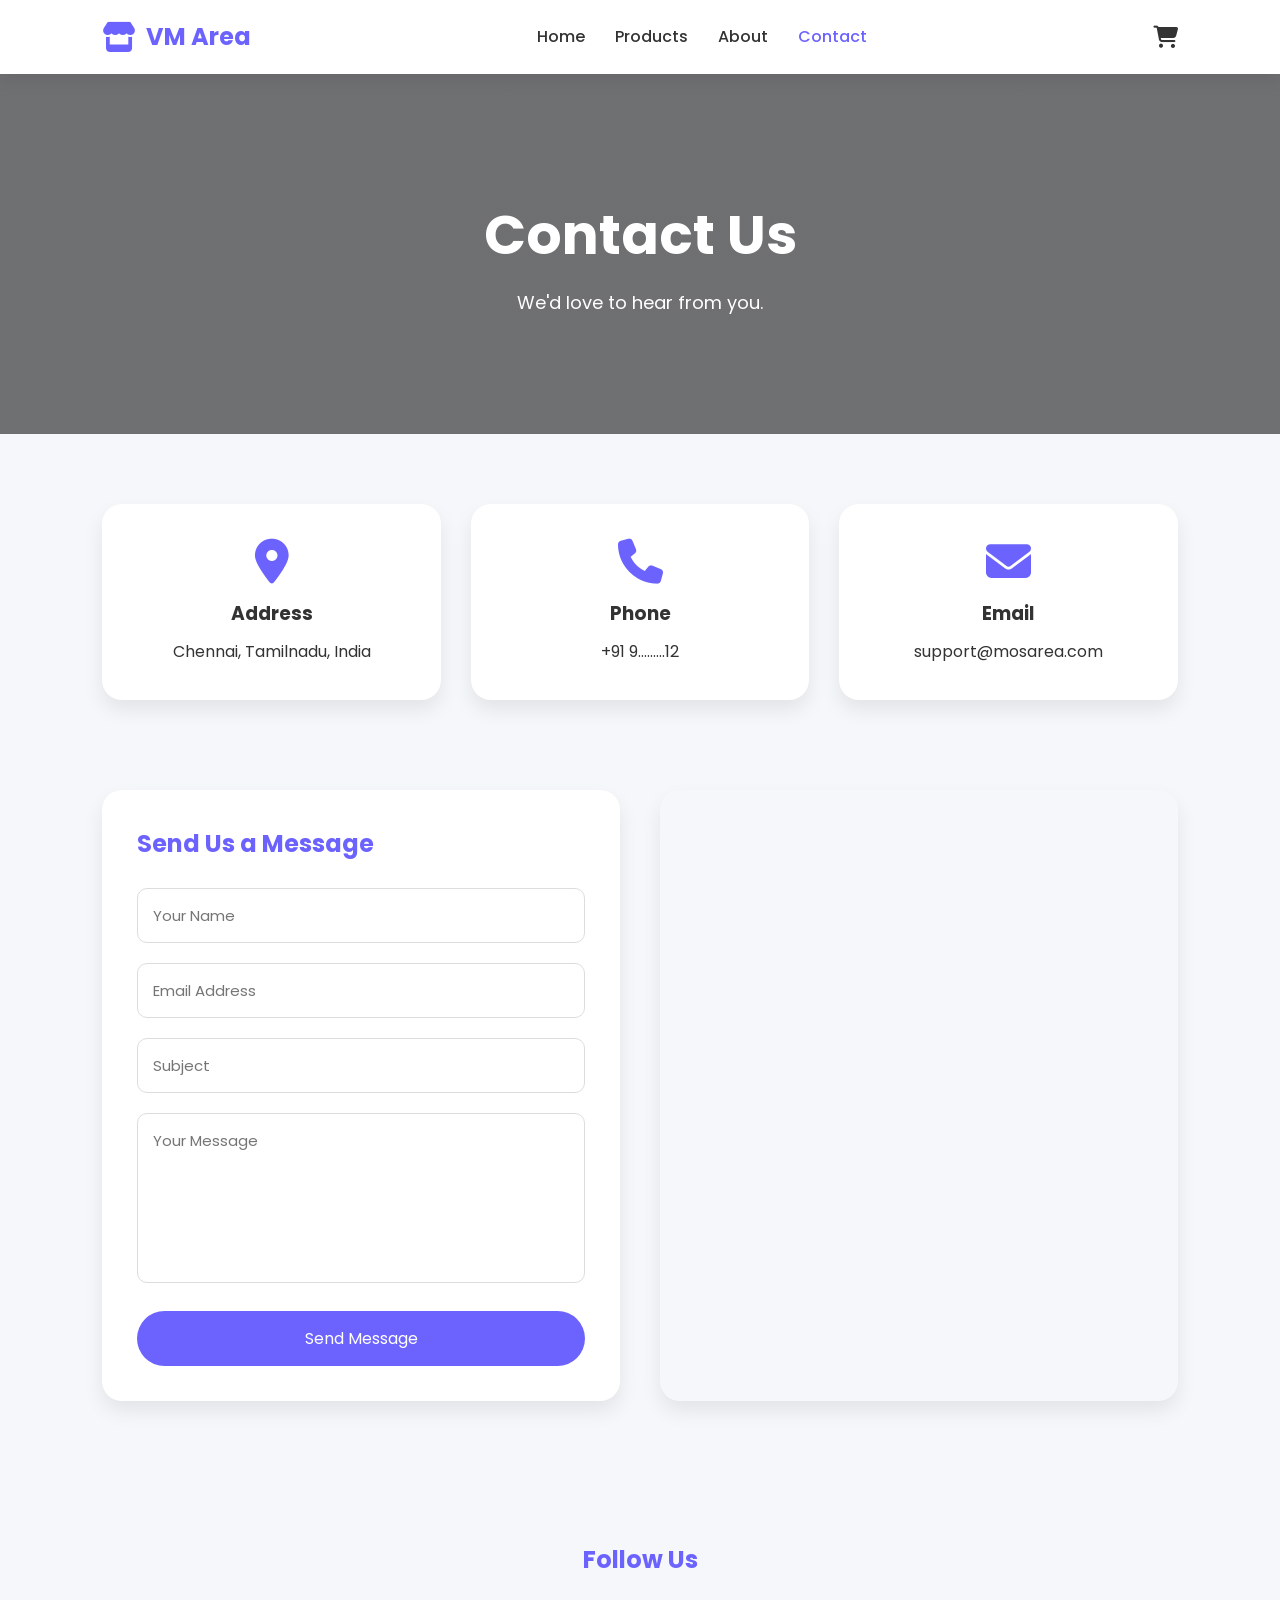
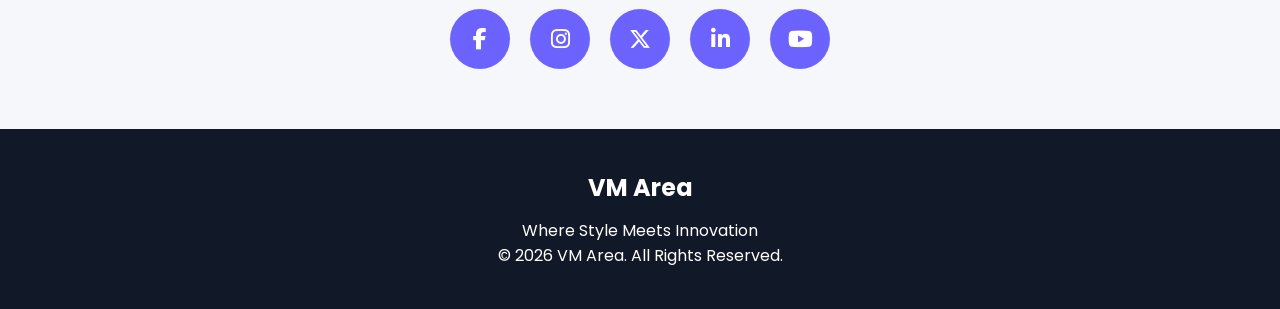
<file: contact.html>
<!DOCTYPE html>
<html lang="en">

<head>

    <meta charset="UTF-8">
    <meta name="viewport" content="width=device-width, initial-scale=1.0">

    <title>Contact | VM Area</title>

    <link rel="stylesheet" href="contact.css">

    <link href="https://fonts.googleapis.com/css2?family=Poppins:wght@300;400;500;600;700&display=swap" rel="stylesheet">

    <link rel="stylesheet"
        href="https://cdnjs.cloudflare.com/ajax/libs/font-awesome/6.7.2/css/all.min.css">

</head>

<body>

    <!-- ================= NAVBAR ================= -->

    <header>

        <nav class="navbar">

            <div class="logo">
                <i class="fa-solid fa-store"></i>
                <h2>VM Area</h2>
            </div>

            <ul>
                <li><a href="index.html">Home</a></li>
                <li><a href="products.html">Products</a></li>
                <li><a href="about.html">About</a></li>
                <li><a href="contact.html" class="active">Contact</a></li>
            </ul>

            <a href="cart.html" class="cart">
                <i class="fa-solid fa-cart-shopping"></i>
            </a>

        </nav>

    </header>

    <!-- ================= HERO ================= -->

    <section class="hero">

        <h1>Contact Us</h1>

        <p>We'd love to hear from you.</p>

    </section>

    <!-- ================= CONTACT INFO ================= -->

    <section class="contact-info">

        <div class="info-card">
            <i class="fa-solid fa-location-dot"></i>
            <h3>Address</h3>
            <p>Chennai, Tamilnadu, India</p>
        </div>

        <div class="info-card">
            <i class="fa-solid fa-phone"></i>
            <h3>Phone</h3>
            <p>+91 9.........12</p>
        </div>

        <div class="info-card">
            <i class="fa-solid fa-envelope"></i>
            <h3>Email</h3>
            <p>support@mosarea.com</p>
        </div>

    </section>

    <!-- ================= CONTACT FORM ================= -->

    <section class="contact-container">

        <div class="contact-form">

            <h2>Send Us a Message</h2>

            <form>

                <input type="text" placeholder="Your Name" required>

                <input type="email" placeholder="Email Address" required>

                <input type="text" placeholder="Subject" required>

                <textarea rows="6" placeholder="Your Message"></textarea>

                <button type="submit">Send Message</button>

            </form>

        </div>

        <div class="map">

            <iframe
                src="https://www.google.com/maps?q=chennai&output=embed"
                loading="lazy">
            </iframe>

        </div>

    </section>

    <!-- ================= SOCIAL ================= -->

    <section class="social-section">

        <h2>Follow Us</h2>

        <div class="social-icons">

            <a href="#"><i class="fab fa-facebook-f"></i></a>

            <a href="#"><i class="fab fa-instagram"></i></a>

            <a href="#"><i class="fab fa-x-twitter"></i></a>

            <a href="#"><i class="fab fa-linkedin-in"></i></a>

            <a href="#"><i class="fab fa-youtube"></i></a>

        </div>

    </section>

    <!-- ================= FOOTER ================= -->

    <footer>

        <h2>VM Area</h2>

        <p>Where Style Meets Innovation</p>

        <p>© 2026 VM Area. All Rights Reserved.</p>

    </footer>

</body>

</html>
</file>
<file: contact.css>
/* ==========================================
   MO's Area - Contact Page CSS
========================================== */

*{
    margin:0;
    padding:0;
    box-sizing:border-box;
    font-family:'Poppins',sans-serif;
}

body{
    background:#f5f7fb;
    color:#333;
    line-height:1.6;
}

/* ================= NAVBAR ================= */

header{
    position:sticky;
    top:0;
    z-index:1000;
}

.navbar{
    display:flex;
    justify-content:space-between;
    align-items:center;
    padding:18px 8%;
    background:#fff;
    box-shadow:0 5px 15px rgba(0,0,0,.08);
}

.logo{
    display:flex;
    align-items:center;
    gap:10px;
}

.logo i{
    color:#6c63ff;
    font-size:30px;
}

.logo h2{
    color:#6c63ff;
}

.navbar ul{
    display:flex;
    list-style:none;
    gap:30px;
}

.navbar ul li a{
    text-decoration:none;
    color:#333;
    font-weight:500;
    transition:.3s;
}

.navbar ul li a:hover,
.navbar .active{
    color:#6c63ff;
}

.cart{
    color:#333;
    font-size:22px;
}

/* ================= HERO ================= */

.hero{
    height:40vh;
    background:
    linear-gradient(rgba(0,0,0,.55),rgba(0,0,0,.55)),
    url("https://images.unsplash.com/photo-1497366754035-f200968a6e72?w=1600");
    background-size:cover;
    background-position:center;
    display:flex;
    flex-direction:column;
    justify-content:center;
    align-items:center;
    color:#fff;
    text-align:center;
}

.hero h1{
    font-size:55px;
}

.hero p{
    font-size:18px;
    margin-top:10px;
}

/* ================= CONTACT INFO ================= */

.contact-info{
    display:grid;
    grid-template-columns:repeat(auto-fit,minmax(250px,1fr));
    gap:30px;
    padding:70px 8%;
}

.info-card{
    background:#fff;
    padding:35px;
    text-align:center;
    border-radius:20px;
    box-shadow:0 10px 20px rgba(0,0,0,.08);
    transition:.3s;
}

.info-card:hover{
    transform:translateY(-10px);
}

.info-card i{
    font-size:45px;
    color:#6c63ff;
    margin-bottom:15px;
}

.info-card h3{
    margin-bottom:10px;
}

/* ================= CONTACT FORM ================= */

.contact-container{
    display:grid;
    grid-template-columns:1fr 1fr;
    gap:40px;
    padding:20px 8% 80px;
}

.contact-form{
    background:#fff;
    padding:35px;
    border-radius:20px;
    box-shadow:0 10px 20px rgba(0,0,0,.08);
}

.contact-form h2{
    color:#6c63ff;
    margin-bottom:25px;
}

.contact-form input,
.contact-form textarea{
    width:100%;
    padding:15px;
    margin-bottom:20px;
    border:1px solid #ddd;
    border-radius:10px;
    outline:none;
    font-size:15px;
}

.contact-form textarea{
    resize:none;
}

.contact-form button{
    width:100%;
    padding:15px;
    border:none;
    border-radius:30px;
    background:#6c63ff;
    color:#fff;
    font-size:16px;
    cursor:pointer;
    transition:.3s;
}

.contact-form button:hover{
    background:#5148d8;
}

.map iframe{
    width:100%;
    height:100%;
    min-height:450px;
    border:none;
    border-radius:20px;
    box-shadow:0 10px 20px rgba(0,0,0,.08);
}

/* ================= SOCIAL ================= */

.social-section{
    text-align:center;
    padding:60px 8%;
}

.social-section h2{
    color:#6c63ff;
    margin-bottom:30px;
}

.social-icons{
    display:flex;
    justify-content:center;
    gap:20px;
    flex-wrap:wrap;
}

.social-icons a{
    width:60px;
    height:60px;
    background:#6c63ff;
    color:#fff;
    border-radius:50%;
    display:flex;
    justify-content:center;
    align-items:center;
    text-decoration:none;
    font-size:22px;
    transition:.3s;
}

.social-icons a:hover{
    transform:translateY(-8px);
    background:#5148d8;
}

/* ================= FOOTER ================= */

footer{
    background:#111827;
    color:#fff;
    text-align:center;
    padding:40px;
}

footer h2{
    margin-bottom:10px;
}

/* ================= RESPONSIVE ================= */

@media(max-width:900px){

    .navbar{
        flex-direction:column;
        gap:20px;
    }

    .navbar ul{
        flex-wrap:wrap;
        justify-content:center;
    }

    .contact-container{
        grid-template-columns:1fr;
    }

}

@media(max-width:768px){

    .hero h1{
        font-size:38px;
    }

    .hero p{
        font-size:16px;
    }

}

@media(max-width:500px){

    .hero{
        height:30vh;
    }

    .hero h1{
        font-size:28px;
    }

    .contact-info,
    .contact-container,
    .social-section{
        padding-left:5%;
        padding-right:5%;
    }

}
</file>
